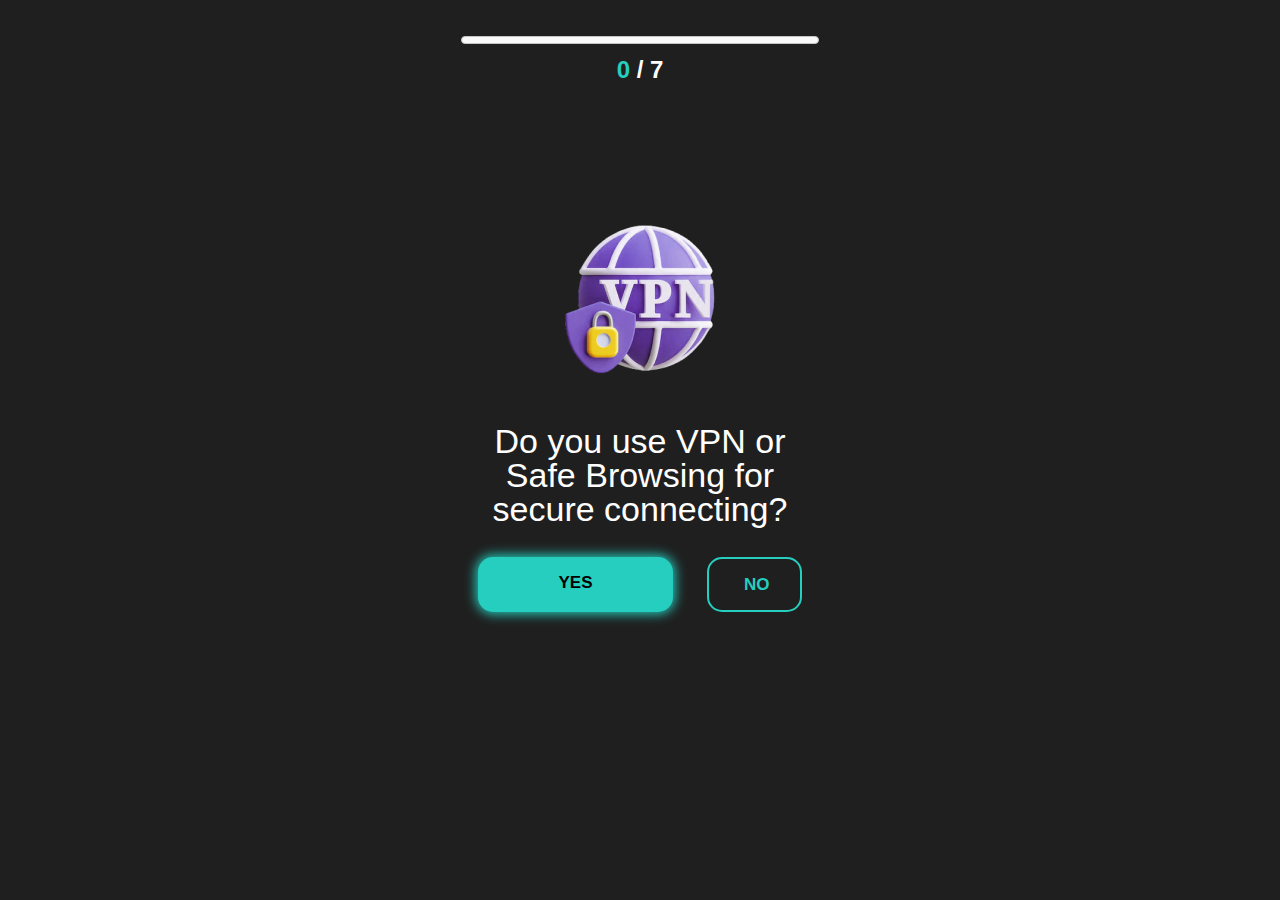
<file: en/questions.html>
<!DOCTYPE html>
<html lang="en">

<head>
    <meta http-equiv="Content-Type" content="text/html; charset=UTF-8">
    <title>Questions</title>
    <meta name="viewport" content="width=device-width, initial-scale=1.0">
    <link rel="shortcut icon" href="../assets_files/favicon.png" type="image/x-icon">

    <link type="text/css" href="../assets_files/style.css" rel="stylesheet">

</head>

<body >
  <div class="div-main">


<!-- Вопросы -->

    <div id="questions_box" class="questions_box">
       
        <div id="progress" class="progress" style="margin-top: 20px;"></div>
        <div id="counter" class="counter" style="margin-top:16px" ></div>
        
        <div class="step" data-step="1">
            <img src="../img/1.png" alt="" style="margin-top: 30%;">
            <h2>Do you use VPN  or Safe Browsing for secure connecting?</h2>
            <div class="" style="display: flex;justify-content: space-around;">

            
 <div class="answer-btn" style="box-shadow: 0px 0px 12px 2px #25CEBF; width: 195px;">YES</div>
                    <div class="answer-btn"
                        style="width: 95px; border: 2px solid #25CEBF; border-radius: 15px; background: none; color: #25CEBF;">
                        <span style="position: relative; left: -1px;">NO</span>
                    </div> 
        </div>
        </div>
        <div class="step" data-step="2">
            <img src="../img/2.png" alt="" style="margin-top: 30%;">
            <h2>Have you checked the relevance of the OS for a long time?</h2>
            <div class="" style="display: flex;justify-content: space-around;">

            
 <div class="answer-btn" style="box-shadow: 0px 0px 12px 2px #25CEBF; width: 195px;">YES</div>
                    <div class="answer-btn"
                        style="width: 95px; border: 2px solid #25CEBF; border-radius: 15px; background: none; color: #25CEBF;">
                        <span style="position: relative; left: -1px;">NO</span>
                    </div> 
        </div>
        </div>
        <div class="step" data-step="3">
            <img src="../img/3.png" alt="" style="margin-top: 30%;">
            <h2>Do you lock private photos in Secret folder? </h2>
            <div class="" style="display: flex;justify-content: space-around;">

            
 <div class="answer-btn" style="box-shadow: 0px 0px 12px 2px #25CEBF; width: 195px;">YES</div>
                    <div class="answer-btn"
                        style="width: 95px; border: 2px solid #25CEBF; border-radius: 15px; background: none; color: #25CEBF;">
                        <span style="position: relative; left: -1px;">NO</span>
                    </div> 
        </div>
        </div>
        <div class="step" data-step="4">
            <img src="../img/4.png" alt="" style="margin-top: 30%;">
            <h2>Have you already blocked annoying ads?</h2>
            <div class="" style="display: flex;justify-content: space-around;">

            
 <div class="answer-btn" style="box-shadow: 0px 0px 12px 2px #25CEBF; width: 195px;">YES</div>
                    <div class="answer-btn"
                        style="width: 95px; border: 2px solid #25CEBF; border-radius: 15px; background: none; color: #25CEBF;">
                        <span style="position: relative; left: -1px;">NO</span>
                    </div> 
        </div>
        </div>
        <div class="step" data-step="5">
            <img src="../img/5.png" alt="" style="margin-top: 30%;">
            <h2>Have you checked IP, speed and other device info?</h2>
            <div class="" style="display: flex;justify-content: space-around;">

            
 <div class="answer-btn" style="box-shadow: 0px 0px 12px 2px #25CEBF; width: 195px;">YES</div>
                    <div class="answer-btn"
                        style="width: 95px; border: 2px solid #25CEBF; border-radius: 15px; background: none; color: #25CEBF;">
                        <span style="position: relative; left: -1px;">NO</span>
                    </div> 
        </div>
        </div>
        <div class="step" data-step="6">
            <img src="../img/6.png" alt="" style="margin-top: 30%;">
            <h2>Do you check who can spy your location?</h2>
            <div class="" style="display: flex;justify-content: space-around;">

            
 <div class="answer-btn" style="box-shadow: 0px 0px 12px 2px #25CEBF; width: 195px;">YES</div>
                    <div class="answer-btn"
                        style="width: 95px; border: 2px solid #25CEBF; border-radius: 15px; background: none; color: #25CEBF;">
                        <span style="position: relative; left: -1px;">NO</span>
                    </div> 
        </div>
        </div>
        <div class="step" data-step="7">
            <img src="../img/7.png" alt="" style="margin-top: 30%;">
            <h2>Have you already cleaned storage from junk?</h2>
            <div class="" style="display: flex;justify-content: space-around;">

            
 <div class="answer-btn" style="box-shadow: 0px 0px 12px 2px #25CEBF; width: 195px;">YES</div>
                    <div class="answer-btn"
                        style="width: 95px; border: 2px solid #25CEBF; border-radius: 15px; background: none; color: #25CEBF;">
                        <span style="position: relative; left: -1px;">NO</span>
                    </div> 
        </div>
        </div>
        <div id="result-box">
            
            <div class="check_box" >
                <div id="check_box">
                <img class="load" src="../assets_files/load_1.gif" alt="">
                <h2>Analyzing <br> your answers</h2>
                <div class="check_line">

                    <div class="check_no" id="res1_no">
                        <img src="../img/no_check.svg" alt="">
                        <div>Choosing the best solution to protect you on the Internet based on your answers</div>
                    </div>
                    <div class="check_yes" id="res1_yes">
                        <img src="../img/check.svg" alt="">
                        <div>Choosing the best solution to protect you on the Internet based on your answers</div>
                    </div>
                    <div class="check_no" id="res2_no">
                        <img src="../img/no_check.svg" alt="">
                        <div>Personalizing steps to achieve your goals</div>
                    </div>
                    <div class="check_yes" id="res2_yes">
                        <img src="../img/check.svg" alt="">
                        <div>Personalizing steps to achieve your goals</div>
                    </div>
                    <div class="check_no" id="res3_no">
                        <img src="../img/no_check.svg" alt="">
                        <div>Preparing your personal security functions & reminders</div>
                    </div>
                    <div class="check_yes" id="res3_yes">
                        <img src="../img/check.svg" alt="">
                        <div>Preparing your personal security functions & reminders</div>
                    </div>
                    <div class="check_no" id="res4_no">
                        <img src="../img/no_check.svg" alt="">
                        <div>Creating your account</div>
                    </div>
                    <div class="check_yes" id="res4_yes">
                        <img src="../img/check.svg" alt="">
                        <div>Creating your account</div>
                    </div>
                </div>

                
                
            </div>
            <div id="emeil">
                
                
                <form class="form" action="javascript:void(0)" >
                    <h3>Enter your email to get the results in a few steps:</h3>
                        <input type="email" class="email" autocomplete="email" autocapitalize="none" type="email" inputmode="email" placeholder="example@gmail.com" style="width: 98%;">
                        <div style="height: 50px;">
                            <span class="eerror"></span>
                        </div>
                       
                     
                    <div  type="submit" class="btn-submit butt" style="width: 100%;">Continue</div>
                  </form>

            
            </div>
        </div>
        </div>
      

    </div>
    
</div>

<!-- Скрипт работы  -->
<script src="https://code.jquery.com/jquery-3.6.1.js" integrity="sha256-3zlB5s2uwoUzrXK3BT7AX3FyvojsraNFxCc2vC/7pNI=" crossorigin="anonymous"></script>
    <script>
        ; (function () {
            let questionBox = document.getElementById('questions_box'),
                resultBox = document.getElementById('result-box'),
                progress1= document.getElementById('progress'),
                counter = document.getElementById('counter'),
                progressBar = document.getElementById('progress'),
                steps = questionBox.getElementsByClassName('step'),
                check_box = document.getElementById('check_box'),
                res1_no=document.getElementById('res1_no'),
                res2_no=document.getElementById('res2_no'),
                res3_no=document.getElementById('res3_no'),
                res4_no=document.getElementById('res4_no'),
                res1_yes=document.getElementById('res1_yes'),
                res2_yes=document.getElementById('res2_yes'),
                res3_yes=document.getElementById('res3_yes'),
                res4_yes=document.getElementById('res4_yes'),
                emeil=document.getElementById('emeil'),
                
                
                currentStep = 0,
                progress;
                
            res1_yes.style.display = 'none';  
            res2_yes.style.display = 'none'; 
            res3_yes.style.display = 'none'; 
            res4_yes.style.display = 'none'; 
            
            function questionCounter(el, quant, num) {
                el.innerHTML = '<span></span>' +  num + '<span class="quantity"> / ' + quant + '</span>'
            }
            function questionProgress(el, quant, num) {
                if (!progress) progress = el.appendChild(document.createElement('span'));
                progress.style.right = 100 - (100 / quant * num) + '%';
            }
            for (let i = 0; i < steps.length; i++) {
                steps[i].addEventListener('click', function (e) {
                    if (e.target.classList.contains('answer-btn')
                        && e.currentTarget.dataset.step !== currentStep) {
                        currentStep = e.currentTarget.dataset.step;
                        questionProgress(progressBar, steps.length, currentStep);
                        questionCounter(counter, steps.length, currentStep);
                        e.currentTarget.style.display = 'none';
                        if (steps[currentStep]) {
                            steps[currentStep].style.display = 'block';
                        }
                        else {
                            
                            resultBox.style.display = 'block';
                            setTimeout(function(){
                            res1_no.style.display = 'none';  
                            res1_yes.style.display = 'flex'; 

                            },1000)
                            setTimeout(function(){
                            res2_no.style.display = 'none';  
                            res2_yes.style.display = 'flex'; 

                            },2000)
                            setTimeout(function(){
                            res3_no.style.display = 'none';  
                            res3_yes.style.display = 'flex'; 

                            },3000)
                            setTimeout(function(){
                            res4_no.style.display = 'none';  
                            res4_yes.style.display = 'flex'; 

                            },4000)
                             
                            let timer = setTimeout(function () {
                                
                                    
                                check_box.style.display = 'none'; 
                                emeil.style.display = 'flex'; 
                                

                                
                            }, 6000);
                        }
                    }
                })
            }
            steps[currentStep].style.display = 'block';
            questionProgress(progressBar, steps.length, currentStep);
            questionCounter(counter, steps.length, currentStep);
        })();

        $(function() {
  $(".btn-submit").on("click", validate);
 
  // Validate email
  function validateEmail(email) {
    var re = /[a-z0-9!#$%&'*+/=?^_`{|}~-]+(?:\.[a-z0-9!#$%&'*+/=?^_`{|}~-]+)*@(?:[a-z0-9](?:[a-z0-9-]*[a-z0-9])?\.)+[a-z0-9](?:[a-z0-9-]*[a-z0-9])?/;
    return re.test(String(email).toLowerCase());
  }
   
  // send form
  function sendForm() {
    setTimeout(function(){
        
        window.location.href = "./land.html"

                            },1000)
    
  }
 
  // validate email and send form after success validation
  function validate() {
    var email = $(".email").val();
    var $error = $(".eerror");
    $error.text("");
 
    if (validateEmail(email)) {
      $error.fadeOut();
      sendForm();
    } else {
      $error.fadeIn();
      $error.text('Input error. Enter type "yourname@email.com"');
    }
    return false;
  }
});
    </script>

</body>

</html>
</file>
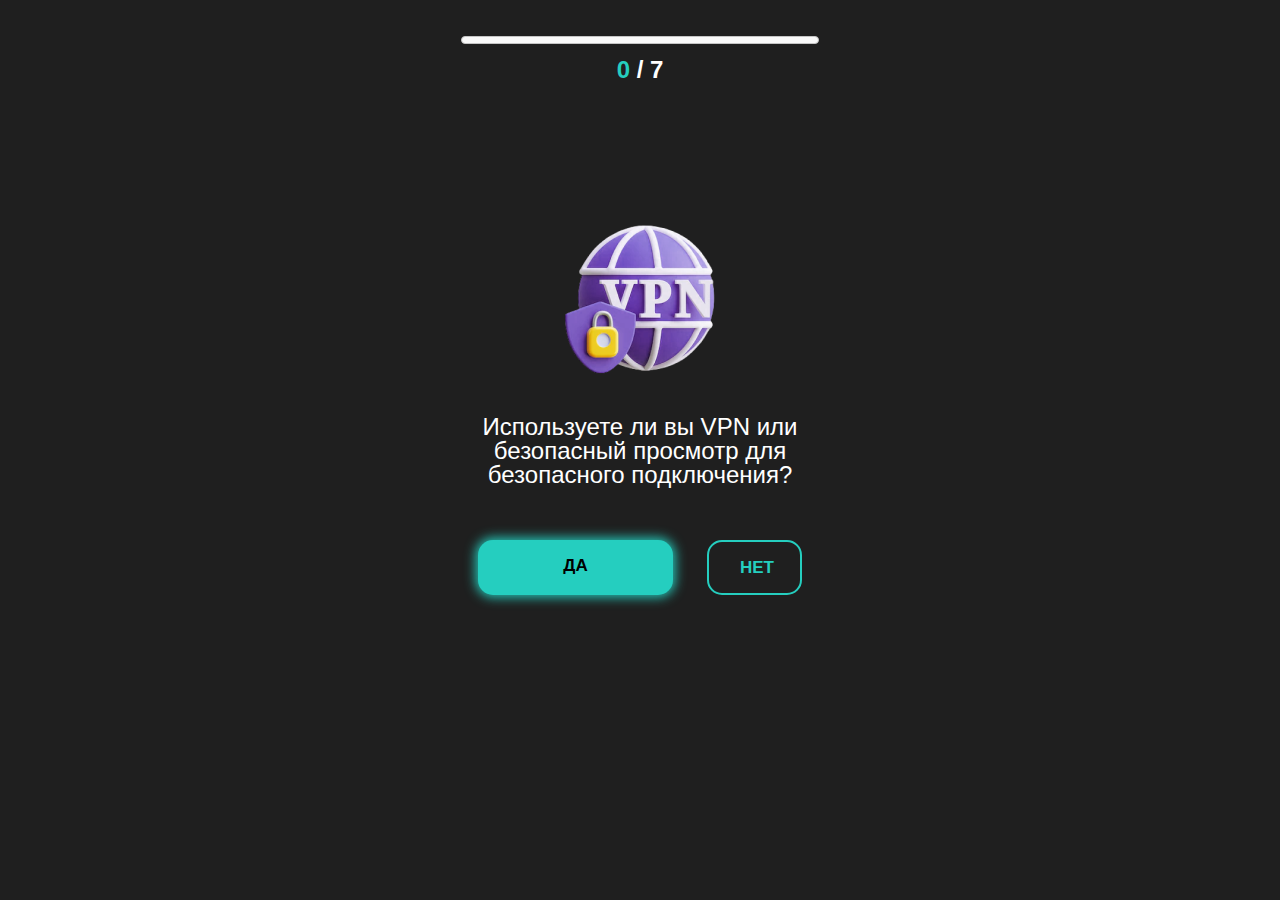
<file: ru/questions.html>
<!DOCTYPE html>
<html lang="en">

<head>
    <meta http-equiv="Content-Type" content="text/html; charset=UTF-8">
    <title>Вопросы</title>
    <meta name="viewport" content="width=device-width, initial-scale=1.0">
    <link rel="shortcut icon" href="../assets_files/favicon.png" type="image/x-icon">

    <link type="text/css" href="../assets_files/style.css" rel="stylesheet">

</head>

<body>
    <div class="div-main">


        <!-- Вопросы -->

        <div id="questions_box" class="questions_box">

            <div id="progress" class="progress" style="margin-top: 20px;"></div>
            <div id="counter" class="counter" style="margin-top:16px"></div>

            <div class="step" data-step="1">
                <img src="../img/1.png" alt="" style="margin-top: 30%;">
                <h2 style="font-size: 24px;">Используете ли вы VPN или безопасный просмотр для безопасного подключения?
                </h2>
                <div class="" style="display: flex;justify-content: space-around;">


                    <div class="answer-btn" style="box-shadow: 0px 0px 12px 2px #25CEBF; width: 195px;">ДА</div>
                    <div class="answer-btn"
                        style="width: 95px; border: 2px solid #25CEBF; border-radius: 15px; background: none; color: #25CEBF;">
                        <span style="position: relative; left: -5px;">НЕТ</span>
                    </div>
                </div>
            </div>
            <div class="step" data-step="2">
                <img src="../img/2.png" alt="" style="margin-top: 30%;">
                <h2 style="font-size: 24px;">Вы давно проверяли актуальность ОС?</h2>
                <div class="" style="display: flex;justify-content: space-around;">


                    <div class="answer-btn" style="box-shadow: 0px 0px 12px 2px #25CEBF; width: 195px;">ДА</div>
                    <div class="answer-btn"
                        style="width: 95px; border: 2px solid #25CEBF; border-radius: 15px; background: none; color: #25CEBF;">
                        <span style="position: relative; left: -5px;">НЕТ</span>
                    </div>
                </div>
            </div>
            <div class="step" data-step="3">
                <img src="../img/3.png" alt="" style="margin-top: 30%;">
                <h2 style="font-size: 24px;">Вы защищаете личные фотографии в секретной папке?</h2>
                <div class="" style="display: flex;justify-content: space-around;">


                    <div class="answer-btn" style="box-shadow: 0px 0px 12px 2px #25CEBF; width: 195px;">ДА</div>
                    <div class="answer-btn"
                        style="width: 95px; border: 2px solid #25CEBF; border-radius: 15px; background: none; color: #25CEBF;">
                        <span style="position: relative; left: -5px;">НЕТ</span>
                    </div>

                </div>
            </div>
            <div class="step" data-step="4">
                <img src="../img/4.png" alt="" style="margin-top: 30%;">
                <h2 style="font-size: 24px;">Вы уже заблокировали надоедливую рекламу?</h2>
                <div class="" style="display: flex;justify-content: space-around;">


                    <div class="answer-btn" style="box-shadow: 0px 0px 12px 2px #25CEBF; width: 195px;">ДА</div>
                    <div class="answer-btn"
                        style="width: 95px; border: 2px solid #25CEBF; border-radius: 15px; background: none; color: #25CEBF;">
                        <span style="position: relative; left: -5px;">НЕТ</span>
                    </div>
                </div>
            </div>
            <div class="step" data-step="5">
                <img src="../img/5.png" alt="" style="margin-top: 30%;">
                <h2 style="font-size: 24px;">Вы проверили IP, скорость и другую информацию об устройстве?</h2>
                <div class="" style="display: flex;justify-content: space-around;">


                    <div class="answer-btn" style="box-shadow: 0px 0px 12px 2px #25CEBF; width: 195px;">ДА</div>
                    <div class="answer-btn"
                        style="width: 95px; border: 2px solid #25CEBF; border-radius: 15px; background: none; color: #25CEBF;">
                        <span style="position: relative; left: -5px;">НЕТ</span>
                    </div>
                </div>
            </div>
            <div class="step" data-step="6">
                <img src="../img/6.png" alt="" style="margin-top: 30%;">
                <h2 style="font-size: 24px;">Вы проверяете, кто может шпионить за вашим местоположением?</h2>
                <div class="" style="display: flex;justify-content: space-around;">


                    <div class="answer-btn" style="box-shadow: 0px 0px 12px 2px #25CEBF; width: 195px;">ДА</div>
                    <div class="answer-btn"
                        style="width: 95px; border: 2px solid #25CEBF; border-radius: 15px; background: none; color: #25CEBF;">
                        <span style="position: relative; left: -5px;">НЕТ</span>
                    </div>
                </div>
            </div>
            <div class="step" data-step="7">
                <img src="../img/7.png" alt="" style="margin-top: 30%;">
                <h2 style="font-size: 24px;">Вы уже почистили хранилище от хлама?</h2>
                <div class="" style="display: flex;justify-content: space-around;">


                    <div class="answer-btn" style="box-shadow: 0px 0px 12px 2px #25CEBF; width: 195px;">ДА</div>
                    <div class="answer-btn"
                        style="width: 95px; border: 2px solid #25CEBF; border-radius: 15px; background: none; color: #25CEBF;">
                        <span style="position: relative; left: -5px;">НЕТ</span>
                    </div>
                </div>
            </div>
            <div id="result-box">

                <div class="check_box">
                    <div id="check_box">
                        <img class="load" src="../assets_files/load_1.gif" alt="">
                        <h2>Анализ <br> ваших ответов</h2>
                        <div class="check_line">

                            <div class="check_no" id="res1_no">
                                <img src="../img/no_check.svg" alt="">
                                <div>Выбор лучшего решения для вашей защиты в Интернете на основе ваших ответов</div>
                            </div>
                            <div class="check_yes" id="res1_yes">
                                <img src="../img/check.svg" alt="">
                                <div>Выбор лучшего решения для вашей защиты в Интернете на основе ваших ответов</div>
                            </div>
                            <div class="check_no" id="res2_no">
                                <img src="../img/no_check.svg" alt="">
                                <div>Персонализация шагов для достижения ваших целей</div>
                            </div>
                            <div class="check_yes" id="res2_yes">
                                <img src="../img/check.svg" alt="">
                                <div>Персонализация шагов для достижения ваших целей</div>
                            </div>
                            <div class="check_no" id="res3_no">
                                <img src="../img/no_check.svg" alt="">
                                <div>Подготовка ваших личных функций безопасности и напоминаний</div>
                            </div>
                            <div class="check_yes" id="res3_yes">
                                <img src="../img/check.svg" alt="">
                                <div>Подготовка ваших личных функций безопасности и напоминаний</div>
                            </div>
                            <div class="check_no" id="res4_no">
                                <img src="../img/no_check.svg" alt="">
                                <div>Создание учетной записи</div>
                            </div>
                            <div class="check_yes" id="res4_yes">
                                <img src="../img/check.svg" alt="">
                                <div>Создание учетной записи</div>
                            </div>
                        </div>



                    </div>
                    <div id="emeil">


                        <form class="form" action="javascript:void(0)">
                            <h3>Введите свой адрес электронной почты, чтобы получить результаты в несколько шагов:</h3>
                            <input type="email" class="email" autocomplete="email" autocapitalize="none" type="email"
                                inputmode="email" placeholder="example@gmail.com" style="width: 98%;">
                            <div style="height: 50px;">
                                <span class="eerror"></span>
                            </div>


                            <div type="submit" class="btn-submit butt" style="width: 100%;">Продолжить</div>
                        </form>


                    </div>
                </div>
            </div>


        </div>

    </div>

    <!-- Скрипт работы  -->
    <script src="https://code.jquery.com/jquery-3.6.1.js"
        integrity="sha256-3zlB5s2uwoUzrXK3BT7AX3FyvojsraNFxCc2vC/7pNI=" crossorigin="anonymous"></script>
    <script>
        ; (function () {
            let questionBox = document.getElementById('questions_box'),
                resultBox = document.getElementById('result-box'),
                progress1 = document.getElementById('progress'),
                counter = document.getElementById('counter'),
                progressBar = document.getElementById('progress'),
                steps = questionBox.getElementsByClassName('step'),
                check_box = document.getElementById('check_box'),
                res1_no = document.getElementById('res1_no'),
                res2_no = document.getElementById('res2_no'),
                res3_no = document.getElementById('res3_no'),
                res4_no = document.getElementById('res4_no'),
                res1_yes = document.getElementById('res1_yes'),
                res2_yes = document.getElementById('res2_yes'),
                res3_yes = document.getElementById('res3_yes'),
                res4_yes = document.getElementById('res4_yes'),
                emeil = document.getElementById('emeil'),


                currentStep = 0,
                progress;

            res1_yes.style.display = 'none';
            res2_yes.style.display = 'none';
            res3_yes.style.display = 'none';
            res4_yes.style.display = 'none';

            function questionCounter(el, quant, num) {
                el.innerHTML = '<span></span>' + num + '<span class="quantity"> / ' + quant + '</span>'
            }
            function questionProgress(el, quant, num) {
                if (!progress) progress = el.appendChild(document.createElement('span'));
                progress.style.right = 100 - (100 / quant * num) + '%';
            }
            for (let i = 0; i < steps.length; i++) {
                steps[i].addEventListener('click', function (e) {
                    if (e.target.classList.contains('answer-btn')
                        && e.currentTarget.dataset.step !== currentStep) {
                        currentStep = e.currentTarget.dataset.step;
                        questionProgress(progressBar, steps.length, currentStep);
                        questionCounter(counter, steps.length, currentStep);
                        e.currentTarget.style.display = 'none';
                        if (steps[currentStep]) {
                            steps[currentStep].style.display = 'block';
                        }
                        else {

                            resultBox.style.display = 'block';
                            setTimeout(function () {
                                res1_no.style.display = 'none';
                                res1_yes.style.display = 'flex';

                            }, 1000)
                            setTimeout(function () {
                                res2_no.style.display = 'none';
                                res2_yes.style.display = 'flex';

                            }, 2000)
                            setTimeout(function () {
                                res3_no.style.display = 'none';
                                res3_yes.style.display = 'flex';

                            }, 3000)
                            setTimeout(function () {
                                res4_no.style.display = 'none';
                                res4_yes.style.display = 'flex';

                            }, 4000)

                            let timer = setTimeout(function () {


                                check_box.style.display = 'none';
                                emeil.style.display = 'flex';



                            }, 6000);
                        }
                    }
                })
            }
            steps[currentStep].style.display = 'block';
            questionProgress(progressBar, steps.length, currentStep);
            questionCounter(counter, steps.length, currentStep);
        })();

        $(function () {
            $(".btn-submit").on("click", validate);

            // Validate email
            function validateEmail(email) {
                var re = /[a-z0-9!#$%&'*+/=?^_`{|}~-]+(?:\.[a-z0-9!#$%&'*+/=?^_`{|}~-]+)*@(?:[a-z0-9](?:[a-z0-9-]*[a-z0-9])?\.)+[a-z0-9](?:[a-z0-9-]*[a-z0-9])?/;
                return re.test(String(email).toLowerCase());
            }

            // send form
            function sendForm() {
                setTimeout(function () {

                    window.location.href = "./land.html"

                }, 1000)

            }

            // validate email and send form after success validation
            function validate() {
                var email = $(".email").val();
                var $error = $(".eerror");
                $error.text("");

                if (validateEmail(email)) {
                    $error.fadeOut();
                    sendForm();
                } else {
                    $error.fadeIn();
                    $error.text('Ошибка ввода. Введите типу "yourname@email.com"');
                }
                return false;
            }
        });
    </script>

</body>

</html>
</file>
<file: assets_files/style.css>
* {
    -webkit-box-sizing: border-box;
    -moz-box-sizing: border-box;
    box-sizing: border-box;
    /* font-family: 'Rubik'; */
}

body{
    display: -webkit-box;
    display: -webkit-flex;
    display: -ms-flexbox;
    display: flex;
    -webkit-box-pack: center;
    -webkit-justify-content: center;
    -ms-flex-pack: center;
    justify-content: center;
    font-family: 'Rubik';
    margin: 0;
    min-height: 100%;
    background-color: #fff;
    
    font-size: 14px;
    line-height: 20px;
    color: #333;
    background: #1F1F1F;
    
    height: auto;

}
.div-main{
    display: -webkit-box;
    display: -webkit-flex;
    display: -ms-flexbox;
    display: flex;
    width: 100%;
    max-width: 430px;
    
    padding-right: 20px;
    padding-left: 20px;
    -webkit-box-orient: vertical;
    -webkit-box-direction: normal;
    -webkit-flex-direction: column;
    -ms-flex-direction: column;
    flex-direction: column;
    -webkit-box-pack: justify;
    -webkit-justify-content: space-between;
    -ms-flex-pack: justify;
    justify-content: space-between;
    -webkit-box-align: stretch;
    -webkit-align-items: stretch;
    -ms-flex-align: stretch;
    flex-wrap: wrap;
    align-items: center;
}


.div-main h1{
    margin-top: 40px;
    font-size: 34px;
    color: #25CEBF;
    font-weight: bold;
    text-align: center;
    text-transform: uppercase;
    line-height: 100%;
}
.div-main p{
    font-size: 17px;
    color: #ffffff;
   
    text-align: center;
}

.butt {
   
        display: flex;
        width: 340px;
        height: 64px;
        -webkit-box-pack: center;
        -webkit-justify-content: center;
        -ms-flex-pack: center;
        justify-content: center;
        -webkit-box-align: center;
        -webkit-align-items: center;
        -ms-flex-align: center;
        align-items: center;
        font-size: 17px;
        text-transform: uppercase;
        color: black;
        background-color: #25CEBF;
       font-weight: 600;
       box-shadow: -15px -15px 20px rgba(125, 202, 197, 0.38), 15px 15px 20px rgba(0, 0, 0, 0.89);
       border-radius: 50px;
        cursor: pointer;
    
}
a{
    text-decoration: none;
}
.pp {
    display: flex;
    justify-content: space-around;
    align-items: center;
}
.pp{
    display: flex;

    color: #909090;
    line-height: 60px;
}
.cher{
    width: 2px;
    height: 16px;
    background-color: #909090;
    margin-left: 5px;
    margin-right: 5px;
}

.pp a{
    color: #909090;
    line-height: 60px;
}



#contentwrapper {
    padding-top: 140px;
}

.questions_box {
    font-family: Helvetica,Arial,sans-serif;
    text-align: center;
    box-sizing: border-box;
    width: 100%;
    max-width: 480px;
    padding: 16px;
    margin: 0 auto;
}

.counter {
    font-weight: 600;
    text-transform: uppercase;
    text-align: center;
    font-size: 24px;
    color: #25CEBF;
}

.counter span{
    font-weight: 400;
    font-size: 17px;
    color: #222;
}
.counter .quantity {
    
    font-size: 24px;
    color: rgb(255, 255, 255);
    font-weight: 600;
}

#questions_box .step {
    display: none;
}

#result-box {
    display: none;
}

#progress {
    height: 8px;
    padding: 0;
    margin: 0;
    font-size: 0;
    position: relative;
    border: 1px solid #c4c4c4;
    background: #fafafa;
    box-sizing: border-box;
    overflow: hidden;
    border-radius: 10px;
}

#progress span {
    position: absolute;
    top: 0;
    bottom: 0;
    left: 0;
    padding: 0;
    margin: 0;
    font-size: 0;
    max-width: 100% !important;
    background: #25CEBF;
    -webkit-transition: right 1s ease 0.2s;
    -moz-transition: right 1s ease 0.2s;
    -o-transition: right 1s ease 0.2s;
    transition: right 1s ease 0.2s;
}

.answer-btn {
    transition: all ease 0.1s;
    top: 0;
    height: 55px;
    cursor: pointer;
    font-weight: bold;
    font-size: 17px;
    text-align: center;
    border-top: none;
    border-left: none;
    border-right: none;
    overflow: hidden;
    border-radius: 15px;
    color: rgb(0, 0, 0);
    padding: 16px 36px;

    width: 100%;
    position: relative;
    background: #25CEBF;
   
    
    text-transform: uppercase;
    transition: background-color 0.5s ease-out;
    
}



.questions_box img.load {

    width: 64px;
    height: auto;
}

.questions_box h2{
    
    line-height: 100%;
    height: 105px;
    font-weight: normal;
    font-size: 34px;
    color: #ffffff;
}

.check_box{
    height: auto;
    padding: 10px;
    background: #1A1A1A;
    border-radius: 14px;
    border: 2px solid #25CEBF;
    display: flex;
    align-items: center;
    margin-top: 30%;
}
input{
   
    height: 60px;
    font-size: 14px;
    border-radius: 14px;

    
}

.check_line{
    color: #61636a;
    text-align: left !important;
    margin-left: 8px;
}

.check_no{
    display: flex;
    align-items: flex-start;
    color: #61636a;
    font-size: 17px;
    margin-bottom: 10px;
    }
    .check_yes{
        display: flex;
        align-items: flex-start;
        color: #25CEBF;
        font-size: 17px;
        margin-bottom: 10px;
        }
    .check_no img{
        margin-right: 8px;
    }    .check_yes img{
        margin-right: 8px;
    }
#emeil{
    display: none;
    align-items: center;
    flex-wrap: wrap;
    justify-content: center;
}
h3{
    text-align: left;
    color: white;
    font-size: 24px;
    line-height: 100%;
}
.eerror{
    color: red;
    top: 7px;

    position: relative;
}
.error {
    width: 100%;
    height: 300px;
    background: url("../img/first.png");
}


/* land */

.row{
    
    padding-top: 100px !important;
    padding-bottom: 20px !important;
   
}
.sect_item{
    display: flex;
    flex-wrap: wrap;
    align-content: center;
    justify-content: center;
    
}
.tittle{
    margin-top: 40px;
    margin-bottom: 40px;
    text-align: center;
}
.land_img img{
    width: 350px;
    
}
/* .land_list_item img{
    width: 250px;
} */
.fi_img{
    width: 450px;
}
.offer_img{
    width: 600px;
}
h1{
    font-size: 34px;
    color: white;
    line-height: 100%;
    
}
.land_text{
    text-align: left;
}
.land_text h1{
    margin-bottom: 
    10px;
}
.land_text h2{
    margin-bottom: 20px;
    font-size: 24px;
    color: white;
    line-height: 100%;
}
.sec_tit_big{
    font-size: 50px;
    line-height: 100%;
    margin-top: 30px;
    margin-bottom: 0px;
    text-align: center;
}
.land_list_item{
        display: flex;
        align-items: center;
        color: white;
        margin-bottom: 10px;
}
.land_list_item img{
    margin-right: 8px;
}
.reviews_review_card__d8-ep {
    width: 320px;
    box-sizing: border-box;
    background-color: #fff;
    color: #000;
    border-radius: 5px;
    padding: 20px;
    box-shadow: 0 10px 70px rgb(0 0 0 / 10%);
    margin-bottom: 40px;
}
.reviews_review_header__2IMg2 {
    display: -webkit-flex;
    display: flex;
    -webkit-align-items: center;
    align-items: center;
    margin-bottom: 20px;
}
.reviews_review_text__2866J {
    font-size: 13px;
    line-height: 23px;
}
.reviews_review_avatar__1O_x- {
    width: 50px;
    margin-right: 15px;
}
.reviews_bold__1SM9N {
    font-weight: 700;
}
.reviews_reviewer_name__bzhGf {
    font-size: 12px;
    padding-top: 5px;
}



/* 00 */
.pay_safe_dotted_border__2wvFz {
    border-radius: 4px;
    border: 1px dashed #fff;
    width: 680px;
    min-height: 121px;
    margin: 60px auto 0;
}
.pay_safe_lock_icon_and_text__2opcf {
    display: -webkit-flex;
    display: flex;
    -webkit-justify-content: center;
    justify-content: center;
    -webkit-align-items: center;
    align-items: center;
    margin-top: 20px;
    margin-bottom: 15px;
}
.pay_safe_lock_icon__2BYMh {
    width: 16px;
    height: 20px;
    fill: #fff;
    margin-right: 15px;
}

.pay_safe_payment_logos__3vfLE {
    display: block;
    width: 530px;
    height: 60px;
    background: url("../img/Payment_logos.9bb5177a.png") no-repeat;
    background-size: contain;
    margin: 0 auto;
}
h5{
    color: white;
}

/* Offer row */

.offer_sq{
    width: 370px;
    height: 90px;
    background: #25CEBF;
    border-radius: 4px;
    display: flex;
    margin-bottom: 40px;
}
.offer_sq_1{
    width: 55%;
    background: white;
    position: relative;
    padding: 20px;
    border-radius: 4px;
}
.offer_sq_2{
    width: 45%;
    border-radius: 4px;
    padding: 20px;
}
.offer_sq_2 h1{

    font-size: 30px !important;
    font-weight: bold;
    text-align: center;
}
#offer_price{
    position: absolute;
    width: 100px;
    height: 30px;
    line-height: 30px;
    text-align: center;
    background: #25CEBF;
    font-weight: bold;
    border-radius: 20px;
    left: calc(50% - 50% / 2);
    top: -15px;
}
.offer_sq h1{
    font-size: 18px;
    font-weight: bold;
    margin-bottom: 4px;
    color: black;

}
.offer_sq p{
    color: black;
    font-size: 12px;
}
.offer .butt{
    margin-top: 40px;
    margin-bottom: 40px;

}
.del_price{
    color: rgb(53, 53, 53);
    font-size: 12px;
    text-decoration:line-through;
}
.gradient{
    width: 340px;
	background: linear-gradient(-45deg,#b6fef8, #25CEBF);
	background-size: 400% 400%;
	
	  
  animation: an_gradient 2s ease-in-out infinite;
}

@keyframes an_gradient {
	0% {
		background-position: 0% 50%;
	}
	50% {
		background-position: 100% 50%;
	}
	100% {
		background-position: 0% 50%;
	}
}
/* Модальное */







/*  */
 
 a {
    color: white !important;
 }


 .col-sm-12{
    justify-content: center !important;
 }


 /* bu line */

 .timer_line{
    z-index: 5;
    width: 100%;
height: 90px;
background: #1F1F1F;
position: fixed;
bottom: 0;
display: flex;
align-items: center;
justify-content: center;
  

}
.timer_line h2{
    color: white;
    font-size: 20px;
    margin-right: 10px;
}
.butt_m{
            width: 300px;
            height: 50px;
            text-align: center;
            line-height: 50px;
            background: #25CEBF;
            color: #000;
            font-weight: bold;
            border-radius: 180px;
            margin-left: 10px;
    }

.no_save{
    display: none;
}
 /* Адаптация */

 @media (max-width:480px) {
    .land_text h2 {
        text-align: center;
        margin-bottom: 20px;
        font-size: 24px;
        color: white;
        line-height: 100%;
    }
    .timer_line h2{
        color: white;
        font-size: 10px;
        margin-right: 10px;
    }
    .butt_m{
        width: 150px;
        height: 50px;
        text-align: center;
        line-height: 50px;
        background: #25CEBF;
        color: #000;
        font-weight: bold;
        border-radius: 180px;
        margin-left: 10px;
        font-size: 15px;
}
    .container{
        padding-left: 20px;
        padding-right: 20px;
    }
    .row{
        
            padding-top: 30px !important;
            padding-bottom: 20px !important;
        
      
        border-bottom: 1px dashed #FFFFFF;
    }
    .offer_sq{
        width: 100%;
        height: 90px;
        background: #25CEBF;
        border-radius: 4px;
    }
    .pay_safe_payment_logos__3vfLE{
        width: 100%;
    }
    .sect_item {
 
        justify-content: center;
    }
    .sect_item img{
        justify-content: center;
    }
    .land_text{
        margin-top: 20px;
    }
    .land_text h1 {
        margin-bottom: 4px;
        text-align: center;
    }
    .land_list_item img {
        margin-right: 20px;
    }
    .fi_img {
        width: 350px;
        
    }
    .offer_img {
        width: 350px;
       
        margin-bottom: 20px;
    }
    .offer .butt {
        margin: 0 auto;
        margin-top: 40px;
        margin-bottom: 40px;
    }
    .land_list_item div{
        text-align: center;
    }

 }
</file>
